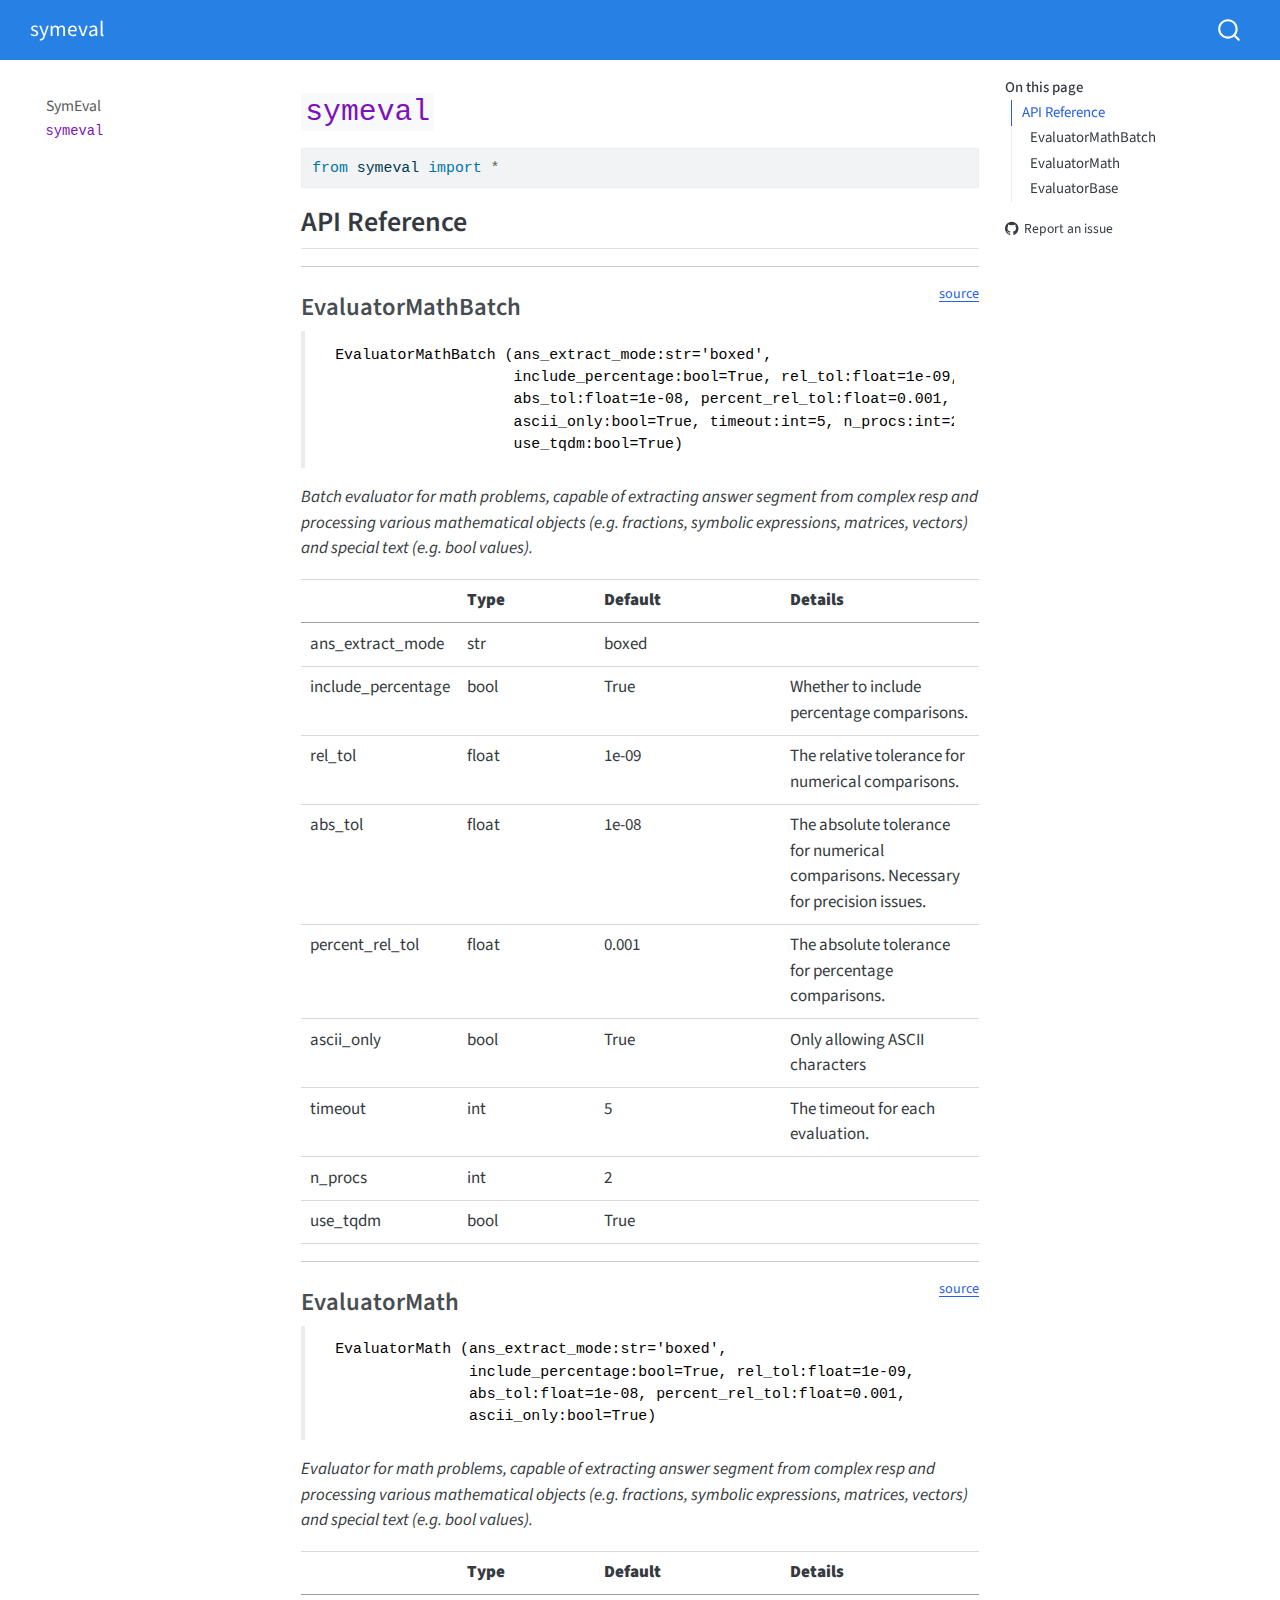
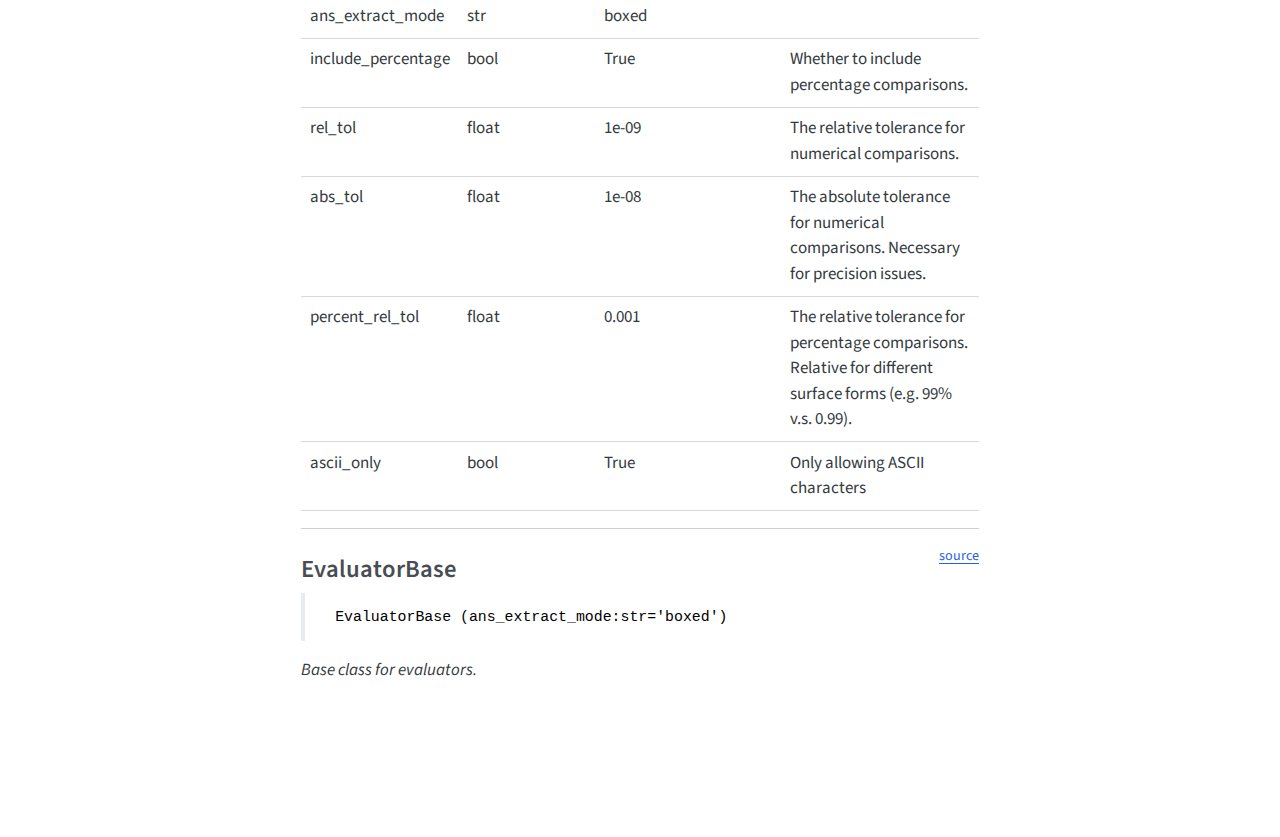
<file: core.html>
<!DOCTYPE html>
<html xmlns="http://www.w3.org/1999/xhtml" lang="en" xml:lang="en"><head>

<meta charset="utf-8">
<meta name="generator" content="quarto-1.6.39">

<meta name="viewport" content="width=device-width, initial-scale=1.0, user-scalable=yes">


<title>symeval – symeval</title>
<style>
code{white-space: pre-wrap;}
span.smallcaps{font-variant: small-caps;}
div.columns{display: flex; gap: min(4vw, 1.5em);}
div.column{flex: auto; overflow-x: auto;}
div.hanging-indent{margin-left: 1.5em; text-indent: -1.5em;}
ul.task-list{list-style: none;}
ul.task-list li input[type="checkbox"] {
  width: 0.8em;
  margin: 0 0.8em 0.2em -1em; /* quarto-specific, see https://github.com/quarto-dev/quarto-cli/issues/4556 */ 
  vertical-align: middle;
}
/* CSS for syntax highlighting */
pre > code.sourceCode { white-space: pre; position: relative; }
pre > code.sourceCode > span { line-height: 1.25; }
pre > code.sourceCode > span:empty { height: 1.2em; }
.sourceCode { overflow: visible; }
code.sourceCode > span { color: inherit; text-decoration: inherit; }
div.sourceCode { margin: 1em 0; }
pre.sourceCode { margin: 0; }
@media screen {
div.sourceCode { overflow: auto; }
}
@media print {
pre > code.sourceCode { white-space: pre-wrap; }
pre > code.sourceCode > span { display: inline-block; text-indent: -5em; padding-left: 5em; }
}
pre.numberSource code
  { counter-reset: source-line 0; }
pre.numberSource code > span
  { position: relative; left: -4em; counter-increment: source-line; }
pre.numberSource code > span > a:first-child::before
  { content: counter(source-line);
    position: relative; left: -1em; text-align: right; vertical-align: baseline;
    border: none; display: inline-block;
    -webkit-touch-callout: none; -webkit-user-select: none;
    -khtml-user-select: none; -moz-user-select: none;
    -ms-user-select: none; user-select: none;
    padding: 0 4px; width: 4em;
  }
pre.numberSource { margin-left: 3em;  padding-left: 4px; }
div.sourceCode
  {   }
@media screen {
pre > code.sourceCode > span > a:first-child::before { text-decoration: underline; }
}
</style>


<script src="site_libs/quarto-nav/quarto-nav.js"></script>
<script src="site_libs/quarto-nav/headroom.min.js"></script>
<script src="site_libs/clipboard/clipboard.min.js"></script>
<script src="site_libs/quarto-search/autocomplete.umd.js"></script>
<script src="site_libs/quarto-search/fuse.min.js"></script>
<script src="site_libs/quarto-search/quarto-search.js"></script>
<meta name="quarto:offset" content="./">
<script src="site_libs/quarto-html/quarto.js"></script>
<script src="site_libs/quarto-html/popper.min.js"></script>
<script src="site_libs/quarto-html/tippy.umd.min.js"></script>
<script src="site_libs/quarto-html/anchor.min.js"></script>
<link href="site_libs/quarto-html/tippy.css" rel="stylesheet">
<link href="site_libs/quarto-html/quarto-syntax-highlighting-e26003cea8cd680ca0c55a263523d882.css" rel="stylesheet" id="quarto-text-highlighting-styles">
<script src="site_libs/bootstrap/bootstrap.min.js"></script>
<link href="site_libs/bootstrap/bootstrap-icons.css" rel="stylesheet">
<link href="site_libs/bootstrap/bootstrap-7c6d40aa23c779922b80e0578a9e8972.min.css" rel="stylesheet" append-hash="true" id="quarto-bootstrap" data-mode="light">
<script id="quarto-search-options" type="application/json">{
  "location": "navbar",
  "copy-button": false,
  "collapse-after": 3,
  "panel-placement": "end",
  "type": "overlay",
  "limit": 50,
  "keyboard-shortcut": [
    "f",
    "/",
    "s"
  ],
  "show-item-context": false,
  "language": {
    "search-no-results-text": "No results",
    "search-matching-documents-text": "matching documents",
    "search-copy-link-title": "Copy link to search",
    "search-hide-matches-text": "Hide additional matches",
    "search-more-match-text": "more match in this document",
    "search-more-matches-text": "more matches in this document",
    "search-clear-button-title": "Clear",
    "search-text-placeholder": "",
    "search-detached-cancel-button-title": "Cancel",
    "search-submit-button-title": "Submit",
    "search-label": "Search"
  }
}</script>


<link rel="stylesheet" href="styles.css">
<meta property="og:title" content="symeval – symeval">
<meta property="og:description" content="nbdev template customed by Yuxuan Tong">
<meta property="og:site_name" content="symeval">
<meta name="twitter:title" content="symeval – symeval">
<meta name="twitter:description" content="nbdev template customed by Yuxuan Tong">
<meta name="twitter:card" content="summary">
</head>

<body class="nav-sidebar floating nav-fixed">

<div id="quarto-search-results"></div>
  <header id="quarto-header" class="headroom fixed-top">
    <nav class="navbar navbar-expand-lg " data-bs-theme="dark">
      <div class="navbar-container container-fluid">
      <div class="navbar-brand-container mx-auto">
    <a class="navbar-brand" href="./index.html">
    <span class="navbar-title">symeval</span>
    </a>
  </div>
        <div class="quarto-navbar-tools tools-end">
</div>
          <div id="quarto-search" class="" title="Search"></div>
      </div> <!-- /container-fluid -->
    </nav>
  <nav class="quarto-secondary-nav">
    <div class="container-fluid d-flex">
      <button type="button" class="quarto-btn-toggle btn" data-bs-toggle="collapse" role="button" data-bs-target=".quarto-sidebar-collapse-item" aria-controls="quarto-sidebar" aria-expanded="false" aria-label="Toggle sidebar navigation" onclick="if (window.quartoToggleHeadroom) { window.quartoToggleHeadroom(); }">
        <i class="bi bi-layout-text-sidebar-reverse"></i>
      </button>
        <nav class="quarto-page-breadcrumbs" aria-label="breadcrumb"><ol class="breadcrumb"><li class="breadcrumb-item"><a href="./core.html"><code>symeval</code></a></li></ol></nav>
        <a class="flex-grow-1" role="navigation" data-bs-toggle="collapse" data-bs-target=".quarto-sidebar-collapse-item" aria-controls="quarto-sidebar" aria-expanded="false" aria-label="Toggle sidebar navigation" onclick="if (window.quartoToggleHeadroom) { window.quartoToggleHeadroom(); }">      
        </a>
    </div>
  </nav>
</header>
<!-- content -->
<div id="quarto-content" class="quarto-container page-columns page-rows-contents page-layout-article page-navbar">
<!-- sidebar -->
  <nav id="quarto-sidebar" class="sidebar collapse collapse-horizontal quarto-sidebar-collapse-item sidebar-navigation floating overflow-auto">
    <div class="sidebar-menu-container"> 
    <ul class="list-unstyled mt-1">
        <li class="sidebar-item">
  <div class="sidebar-item-container"> 
  <a href="./index.html" class="sidebar-item-text sidebar-link">
 <span class="menu-text">SymEval</span></a>
  </div>
</li>
        <li class="sidebar-item">
  <div class="sidebar-item-container"> 
  <a href="./core.html" class="sidebar-item-text sidebar-link active">
 <span class="menu-text"><code>symeval</code></span></a>
  </div>
</li>
    </ul>
    </div>
</nav>
<div id="quarto-sidebar-glass" class="quarto-sidebar-collapse-item" data-bs-toggle="collapse" data-bs-target=".quarto-sidebar-collapse-item"></div>
<!-- margin-sidebar -->
    <div id="quarto-margin-sidebar" class="sidebar margin-sidebar">
        <nav id="TOC" role="doc-toc" class="toc-active">
    <h2 id="toc-title">On this page</h2>
   
  <ul>
  <li><a href="#api-reference" id="toc-api-reference" class="nav-link active" data-scroll-target="#api-reference">API Reference</a>
  <ul class="collapse">
  <li><a href="#evaluatormathbatch" id="toc-evaluatormathbatch" class="nav-link" data-scroll-target="#evaluatormathbatch">EvaluatorMathBatch</a></li>
  <li><a href="#evaluatormath" id="toc-evaluatormath" class="nav-link" data-scroll-target="#evaluatormath">EvaluatorMath</a></li>
  <li><a href="#evaluatorbase" id="toc-evaluatorbase" class="nav-link" data-scroll-target="#evaluatorbase">EvaluatorBase</a></li>
  </ul></li>
  </ul>
<div class="toc-actions"><ul><li><a href="https://github.com/tongyx361/symeval/issues/new" class="toc-action"><i class="bi bi-github"></i>Report an issue</a></li></ul></div></nav>
    </div>
<!-- main -->
<main class="content" id="quarto-document-content">

<header id="title-block-header" class="quarto-title-block default">
<div class="quarto-title">
<h1 class="title"><code>symeval</code></h1>
</div>



<div class="quarto-title-meta">

    
  
    
  </div>
  


</header>


<!-- WARNING: THIS FILE WAS AUTOGENERATED! DO NOT EDIT! -->
<div id="cell-3" class="cell">
<div class="sourceCode cell-code" id="cb1"><pre class="sourceCode python code-with-copy"><code class="sourceCode python"><span id="cb1-1"><a href="#cb1-1" aria-hidden="true" tabindex="-1"></a><span class="im">from</span> symeval <span class="im">import</span> <span class="op">*</span></span></code><button title="Copy to Clipboard" class="code-copy-button"><i class="bi"></i></button></pre></div>
</div>
<section id="api-reference" class="level2">
<h2 class="anchored" data-anchor-id="api-reference">API Reference</h2>
<hr>
<p><a href="https://github.com/tongyx361/symeval/blob/main/symeval/core.py#LNone" target="_blank" style="float:right; font-size:smaller">source</a></p>
<section id="evaluatormathbatch" class="level3">
<h3 class="anchored" data-anchor-id="evaluatormathbatch">EvaluatorMathBatch</h3>
<blockquote class="blockquote">
<pre><code> EvaluatorMathBatch (ans_extract_mode:str='boxed',
                     include_percentage:bool=True, rel_tol:float=1e-09,
                     abs_tol:float=1e-08, percent_rel_tol:float=0.001,
                     ascii_only:bool=True, timeout:int=5, n_procs:int=2,
                     use_tqdm:bool=True)</code></pre>
</blockquote>
<p><em>Batch evaluator for math problems, capable of extracting answer segment from complex resp and processing various mathematical objects (e.g.&nbsp;fractions, symbolic expressions, matrices, vectors) and special text (e.g.&nbsp;bool values).</em></p>
<table class="caption-top table">
<colgroup>
<col style="width: 6%">
<col style="width: 25%">
<col style="width: 34%">
<col style="width: 34%">
</colgroup>
<thead>
<tr class="header">
<th></th>
<th><strong>Type</strong></th>
<th><strong>Default</strong></th>
<th><strong>Details</strong></th>
</tr>
</thead>
<tbody>
<tr class="odd">
<td>ans_extract_mode</td>
<td>str</td>
<td>boxed</td>
<td></td>
</tr>
<tr class="even">
<td>include_percentage</td>
<td>bool</td>
<td>True</td>
<td>Whether to include percentage comparisons.</td>
</tr>
<tr class="odd">
<td>rel_tol</td>
<td>float</td>
<td>1e-09</td>
<td>The relative tolerance for numerical comparisons.</td>
</tr>
<tr class="even">
<td>abs_tol</td>
<td>float</td>
<td>1e-08</td>
<td>The absolute tolerance for numerical comparisons. Necessary for precision issues.</td>
</tr>
<tr class="odd">
<td>percent_rel_tol</td>
<td>float</td>
<td>0.001</td>
<td>The absolute tolerance for percentage comparisons.</td>
</tr>
<tr class="even">
<td>ascii_only</td>
<td>bool</td>
<td>True</td>
<td>Only allowing ASCII characters</td>
</tr>
<tr class="odd">
<td>timeout</td>
<td>int</td>
<td>5</td>
<td>The timeout for each evaluation.</td>
</tr>
<tr class="even">
<td>n_procs</td>
<td>int</td>
<td>2</td>
<td></td>
</tr>
<tr class="odd">
<td>use_tqdm</td>
<td>bool</td>
<td>True</td>
<td></td>
</tr>
</tbody>
</table>
<hr>
<p><a href="https://github.com/tongyx361/symeval/blob/main/symeval/core.py#LNone" target="_blank" style="float:right; font-size:smaller">source</a></p>
</section>
<section id="evaluatormath" class="level3">
<h3 class="anchored" data-anchor-id="evaluatormath">EvaluatorMath</h3>
<blockquote class="blockquote">
<pre><code> EvaluatorMath (ans_extract_mode:str='boxed',
                include_percentage:bool=True, rel_tol:float=1e-09,
                abs_tol:float=1e-08, percent_rel_tol:float=0.001,
                ascii_only:bool=True)</code></pre>
</blockquote>
<p><em>Evaluator for math problems, capable of extracting answer segment from complex resp and processing various mathematical objects (e.g.&nbsp;fractions, symbolic expressions, matrices, vectors) and special text (e.g.&nbsp;bool values).</em></p>
<table class="caption-top table">
<colgroup>
<col style="width: 6%">
<col style="width: 25%">
<col style="width: 34%">
<col style="width: 34%">
</colgroup>
<thead>
<tr class="header">
<th></th>
<th><strong>Type</strong></th>
<th><strong>Default</strong></th>
<th><strong>Details</strong></th>
</tr>
</thead>
<tbody>
<tr class="odd">
<td>ans_extract_mode</td>
<td>str</td>
<td>boxed</td>
<td></td>
</tr>
<tr class="even">
<td>include_percentage</td>
<td>bool</td>
<td>True</td>
<td>Whether to include percentage comparisons.</td>
</tr>
<tr class="odd">
<td>rel_tol</td>
<td>float</td>
<td>1e-09</td>
<td>The relative tolerance for numerical comparisons.</td>
</tr>
<tr class="even">
<td>abs_tol</td>
<td>float</td>
<td>1e-08</td>
<td>The absolute tolerance for numerical comparisons. Necessary for precision issues.</td>
</tr>
<tr class="odd">
<td>percent_rel_tol</td>
<td>float</td>
<td>0.001</td>
<td>The relative tolerance for percentage comparisons. Relative for different surface forms (e.g.&nbsp;99% v.s. 0.99).</td>
</tr>
<tr class="even">
<td>ascii_only</td>
<td>bool</td>
<td>True</td>
<td>Only allowing ASCII characters</td>
</tr>
</tbody>
</table>
<hr>
<p><a href="https://github.com/tongyx361/symeval/blob/main/symeval/core.py#LNone" target="_blank" style="float:right; font-size:smaller">source</a></p>
</section>
<section id="evaluatorbase" class="level3">
<h3 class="anchored" data-anchor-id="evaluatorbase">EvaluatorBase</h3>
<blockquote class="blockquote">
<pre><code> EvaluatorBase (ans_extract_mode:str='boxed')</code></pre>
</blockquote>
<p><em>Base class for evaluators.</em></p>


</section>
</section>

</main> <!-- /main -->
<script id="quarto-html-after-body" type="application/javascript">
window.document.addEventListener("DOMContentLoaded", function (event) {
  const toggleBodyColorMode = (bsSheetEl) => {
    const mode = bsSheetEl.getAttribute("data-mode");
    const bodyEl = window.document.querySelector("body");
    if (mode === "dark") {
      bodyEl.classList.add("quarto-dark");
      bodyEl.classList.remove("quarto-light");
    } else {
      bodyEl.classList.add("quarto-light");
      bodyEl.classList.remove("quarto-dark");
    }
  }
  const toggleBodyColorPrimary = () => {
    const bsSheetEl = window.document.querySelector("link#quarto-bootstrap");
    if (bsSheetEl) {
      toggleBodyColorMode(bsSheetEl);
    }
  }
  toggleBodyColorPrimary();  
  const icon = "";
  const anchorJS = new window.AnchorJS();
  anchorJS.options = {
    placement: 'right',
    icon: icon
  };
  anchorJS.add('.anchored');
  const isCodeAnnotation = (el) => {
    for (const clz of el.classList) {
      if (clz.startsWith('code-annotation-')) {                     
        return true;
      }
    }
    return false;
  }
  const onCopySuccess = function(e) {
    // button target
    const button = e.trigger;
    // don't keep focus
    button.blur();
    // flash "checked"
    button.classList.add('code-copy-button-checked');
    var currentTitle = button.getAttribute("title");
    button.setAttribute("title", "Copied!");
    let tooltip;
    if (window.bootstrap) {
      button.setAttribute("data-bs-toggle", "tooltip");
      button.setAttribute("data-bs-placement", "left");
      button.setAttribute("data-bs-title", "Copied!");
      tooltip = new bootstrap.Tooltip(button, 
        { trigger: "manual", 
          customClass: "code-copy-button-tooltip",
          offset: [0, -8]});
      tooltip.show();    
    }
    setTimeout(function() {
      if (tooltip) {
        tooltip.hide();
        button.removeAttribute("data-bs-title");
        button.removeAttribute("data-bs-toggle");
        button.removeAttribute("data-bs-placement");
      }
      button.setAttribute("title", currentTitle);
      button.classList.remove('code-copy-button-checked');
    }, 1000);
    // clear code selection
    e.clearSelection();
  }
  const getTextToCopy = function(trigger) {
      const codeEl = trigger.previousElementSibling.cloneNode(true);
      for (const childEl of codeEl.children) {
        if (isCodeAnnotation(childEl)) {
          childEl.remove();
        }
      }
      return codeEl.innerText;
  }
  const clipboard = new window.ClipboardJS('.code-copy-button:not([data-in-quarto-modal])', {
    text: getTextToCopy
  });
  clipboard.on('success', onCopySuccess);
  if (window.document.getElementById('quarto-embedded-source-code-modal')) {
    const clipboardModal = new window.ClipboardJS('.code-copy-button[data-in-quarto-modal]', {
      text: getTextToCopy,
      container: window.document.getElementById('quarto-embedded-source-code-modal')
    });
    clipboardModal.on('success', onCopySuccess);
  }
    var localhostRegex = new RegExp(/^(?:http|https):\/\/localhost\:?[0-9]*\//);
    var mailtoRegex = new RegExp(/^mailto:/);
      var filterRegex = new RegExp("https:\/\/tongyx361\.github\.io\/symeval");
    var isInternal = (href) => {
        return filterRegex.test(href) || localhostRegex.test(href) || mailtoRegex.test(href);
    }
    // Inspect non-navigation links and adorn them if external
 	var links = window.document.querySelectorAll('a[href]:not(.nav-link):not(.navbar-brand):not(.toc-action):not(.sidebar-link):not(.sidebar-item-toggle):not(.pagination-link):not(.no-external):not([aria-hidden]):not(.dropdown-item):not(.quarto-navigation-tool):not(.about-link)');
    for (var i=0; i<links.length; i++) {
      const link = links[i];
      if (!isInternal(link.href)) {
        // undo the damage that might have been done by quarto-nav.js in the case of
        // links that we want to consider external
        if (link.dataset.originalHref !== undefined) {
          link.href = link.dataset.originalHref;
        }
      }
    }
  function tippyHover(el, contentFn, onTriggerFn, onUntriggerFn) {
    const config = {
      allowHTML: true,
      maxWidth: 500,
      delay: 100,
      arrow: false,
      appendTo: function(el) {
          return el.parentElement;
      },
      interactive: true,
      interactiveBorder: 10,
      theme: 'quarto',
      placement: 'bottom-start',
    };
    if (contentFn) {
      config.content = contentFn;
    }
    if (onTriggerFn) {
      config.onTrigger = onTriggerFn;
    }
    if (onUntriggerFn) {
      config.onUntrigger = onUntriggerFn;
    }
    window.tippy(el, config); 
  }
  const noterefs = window.document.querySelectorAll('a[role="doc-noteref"]');
  for (var i=0; i<noterefs.length; i++) {
    const ref = noterefs[i];
    tippyHover(ref, function() {
      // use id or data attribute instead here
      let href = ref.getAttribute('data-footnote-href') || ref.getAttribute('href');
      try { href = new URL(href).hash; } catch {}
      const id = href.replace(/^#\/?/, "");
      const note = window.document.getElementById(id);
      if (note) {
        return note.innerHTML;
      } else {
        return "";
      }
    });
  }
  const xrefs = window.document.querySelectorAll('a.quarto-xref');
  const processXRef = (id, note) => {
    // Strip column container classes
    const stripColumnClz = (el) => {
      el.classList.remove("page-full", "page-columns");
      if (el.children) {
        for (const child of el.children) {
          stripColumnClz(child);
        }
      }
    }
    stripColumnClz(note)
    if (id === null || id.startsWith('sec-')) {
      // Special case sections, only their first couple elements
      const container = document.createElement("div");
      if (note.children && note.children.length > 2) {
        container.appendChild(note.children[0].cloneNode(true));
        for (let i = 1; i < note.children.length; i++) {
          const child = note.children[i];
          if (child.tagName === "P" && child.innerText === "") {
            continue;
          } else {
            container.appendChild(child.cloneNode(true));
            break;
          }
        }
        if (window.Quarto?.typesetMath) {
          window.Quarto.typesetMath(container);
        }
        return container.innerHTML
      } else {
        if (window.Quarto?.typesetMath) {
          window.Quarto.typesetMath(note);
        }
        return note.innerHTML;
      }
    } else {
      // Remove any anchor links if they are present
      const anchorLink = note.querySelector('a.anchorjs-link');
      if (anchorLink) {
        anchorLink.remove();
      }
      if (window.Quarto?.typesetMath) {
        window.Quarto.typesetMath(note);
      }
      if (note.classList.contains("callout")) {
        return note.outerHTML;
      } else {
        return note.innerHTML;
      }
    }
  }
  for (var i=0; i<xrefs.length; i++) {
    const xref = xrefs[i];
    tippyHover(xref, undefined, function(instance) {
      instance.disable();
      let url = xref.getAttribute('href');
      let hash = undefined; 
      if (url.startsWith('#')) {
        hash = url;
      } else {
        try { hash = new URL(url).hash; } catch {}
      }
      if (hash) {
        const id = hash.replace(/^#\/?/, "");
        const note = window.document.getElementById(id);
        if (note !== null) {
          try {
            const html = processXRef(id, note.cloneNode(true));
            instance.setContent(html);
          } finally {
            instance.enable();
            instance.show();
          }
        } else {
          // See if we can fetch this
          fetch(url.split('#')[0])
          .then(res => res.text())
          .then(html => {
            const parser = new DOMParser();
            const htmlDoc = parser.parseFromString(html, "text/html");
            const note = htmlDoc.getElementById(id);
            if (note !== null) {
              const html = processXRef(id, note);
              instance.setContent(html);
            } 
          }).finally(() => {
            instance.enable();
            instance.show();
          });
        }
      } else {
        // See if we can fetch a full url (with no hash to target)
        // This is a special case and we should probably do some content thinning / targeting
        fetch(url)
        .then(res => res.text())
        .then(html => {
          const parser = new DOMParser();
          const htmlDoc = parser.parseFromString(html, "text/html");
          const note = htmlDoc.querySelector('main.content');
          if (note !== null) {
            // This should only happen for chapter cross references
            // (since there is no id in the URL)
            // remove the first header
            if (note.children.length > 0 && note.children[0].tagName === "HEADER") {
              note.children[0].remove();
            }
            const html = processXRef(null, note);
            instance.setContent(html);
          } 
        }).finally(() => {
          instance.enable();
          instance.show();
        });
      }
    }, function(instance) {
    });
  }
      let selectedAnnoteEl;
      const selectorForAnnotation = ( cell, annotation) => {
        let cellAttr = 'data-code-cell="' + cell + '"';
        let lineAttr = 'data-code-annotation="' +  annotation + '"';
        const selector = 'span[' + cellAttr + '][' + lineAttr + ']';
        return selector;
      }
      const selectCodeLines = (annoteEl) => {
        const doc = window.document;
        const targetCell = annoteEl.getAttribute("data-target-cell");
        const targetAnnotation = annoteEl.getAttribute("data-target-annotation");
        const annoteSpan = window.document.querySelector(selectorForAnnotation(targetCell, targetAnnotation));
        const lines = annoteSpan.getAttribute("data-code-lines").split(",");
        const lineIds = lines.map((line) => {
          return targetCell + "-" + line;
        })
        let top = null;
        let height = null;
        let parent = null;
        if (lineIds.length > 0) {
            //compute the position of the single el (top and bottom and make a div)
            const el = window.document.getElementById(lineIds[0]);
            top = el.offsetTop;
            height = el.offsetHeight;
            parent = el.parentElement.parentElement;
          if (lineIds.length > 1) {
            const lastEl = window.document.getElementById(lineIds[lineIds.length - 1]);
            const bottom = lastEl.offsetTop + lastEl.offsetHeight;
            height = bottom - top;
          }
          if (top !== null && height !== null && parent !== null) {
            // cook up a div (if necessary) and position it 
            let div = window.document.getElementById("code-annotation-line-highlight");
            if (div === null) {
              div = window.document.createElement("div");
              div.setAttribute("id", "code-annotation-line-highlight");
              div.style.position = 'absolute';
              parent.appendChild(div);
            }
            div.style.top = top - 2 + "px";
            div.style.height = height + 4 + "px";
            div.style.left = 0;
            let gutterDiv = window.document.getElementById("code-annotation-line-highlight-gutter");
            if (gutterDiv === null) {
              gutterDiv = window.document.createElement("div");
              gutterDiv.setAttribute("id", "code-annotation-line-highlight-gutter");
              gutterDiv.style.position = 'absolute';
              const codeCell = window.document.getElementById(targetCell);
              const gutter = codeCell.querySelector('.code-annotation-gutter');
              gutter.appendChild(gutterDiv);
            }
            gutterDiv.style.top = top - 2 + "px";
            gutterDiv.style.height = height + 4 + "px";
          }
          selectedAnnoteEl = annoteEl;
        }
      };
      const unselectCodeLines = () => {
        const elementsIds = ["code-annotation-line-highlight", "code-annotation-line-highlight-gutter"];
        elementsIds.forEach((elId) => {
          const div = window.document.getElementById(elId);
          if (div) {
            div.remove();
          }
        });
        selectedAnnoteEl = undefined;
      };
        // Handle positioning of the toggle
    window.addEventListener(
      "resize",
      throttle(() => {
        elRect = undefined;
        if (selectedAnnoteEl) {
          selectCodeLines(selectedAnnoteEl);
        }
      }, 10)
    );
    function throttle(fn, ms) {
    let throttle = false;
    let timer;
      return (...args) => {
        if(!throttle) { // first call gets through
            fn.apply(this, args);
            throttle = true;
        } else { // all the others get throttled
            if(timer) clearTimeout(timer); // cancel #2
            timer = setTimeout(() => {
              fn.apply(this, args);
              timer = throttle = false;
            }, ms);
        }
      };
    }
      // Attach click handler to the DT
      const annoteDls = window.document.querySelectorAll('dt[data-target-cell]');
      for (const annoteDlNode of annoteDls) {
        annoteDlNode.addEventListener('click', (event) => {
          const clickedEl = event.target;
          if (clickedEl !== selectedAnnoteEl) {
            unselectCodeLines();
            const activeEl = window.document.querySelector('dt[data-target-cell].code-annotation-active');
            if (activeEl) {
              activeEl.classList.remove('code-annotation-active');
            }
            selectCodeLines(clickedEl);
            clickedEl.classList.add('code-annotation-active');
          } else {
            // Unselect the line
            unselectCodeLines();
            clickedEl.classList.remove('code-annotation-active');
          }
        });
      }
  const findCites = (el) => {
    const parentEl = el.parentElement;
    if (parentEl) {
      const cites = parentEl.dataset.cites;
      if (cites) {
        return {
          el,
          cites: cites.split(' ')
        };
      } else {
        return findCites(el.parentElement)
      }
    } else {
      return undefined;
    }
  };
  var bibliorefs = window.document.querySelectorAll('a[role="doc-biblioref"]');
  for (var i=0; i<bibliorefs.length; i++) {
    const ref = bibliorefs[i];
    const citeInfo = findCites(ref);
    if (citeInfo) {
      tippyHover(citeInfo.el, function() {
        var popup = window.document.createElement('div');
        citeInfo.cites.forEach(function(cite) {
          var citeDiv = window.document.createElement('div');
          citeDiv.classList.add('hanging-indent');
          citeDiv.classList.add('csl-entry');
          var biblioDiv = window.document.getElementById('ref-' + cite);
          if (biblioDiv) {
            citeDiv.innerHTML = biblioDiv.innerHTML;
          }
          popup.appendChild(citeDiv);
        });
        return popup.innerHTML;
      });
    }
  }
});
</script>
</div> <!-- /content -->




<footer class="footer"><div class="nav-footer"><div class="nav-footer-center"><div class="toc-actions d-sm-block d-md-none"><ul><li><a href="https://github.com/tongyx361/symeval/issues/new" class="toc-action"><i class="bi bi-github"></i>Report an issue</a></li></ul></div></div></div></footer></body></html>
</file>
<file: site_libs/quarto-html/tippy.css>
.tippy-box[data-animation=fade][data-state=hidden]{opacity:0}[data-tippy-root]{max-width:calc(100vw - 10px)}.tippy-box{position:relative;background-color:#333;color:#fff;border-radius:4px;font-size:14px;line-height:1.4;white-space:normal;outline:0;transition-property:transform,visibility,opacity}.tippy-box[data-placement^=top]>.tippy-arrow{bottom:0}.tippy-box[data-placement^=top]>.tippy-arrow:before{bottom:-7px;left:0;border-width:8px 8px 0;border-top-color:initial;transform-origin:center top}.tippy-box[data-placement^=bottom]>.tippy-arrow{top:0}.tippy-box[data-placement^=bottom]>.tippy-arrow:before{top:-7px;left:0;border-width:0 8px 8px;border-bottom-color:initial;transform-origin:center bottom}.tippy-box[data-placement^=left]>.tippy-arrow{right:0}.tippy-box[data-placement^=left]>.tippy-arrow:before{border-width:8px 0 8px 8px;border-left-color:initial;right:-7px;transform-origin:center left}.tippy-box[data-placement^=right]>.tippy-arrow{left:0}.tippy-box[data-placement^=right]>.tippy-arrow:before{left:-7px;border-width:8px 8px 8px 0;border-right-color:initial;transform-origin:center right}.tippy-box[data-inertia][data-state=visible]{transition-timing-function:cubic-bezier(.54,1.5,.38,1.11)}.tippy-arrow{width:16px;height:16px;color:#333}.tippy-arrow:before{content:"";position:absolute;border-color:transparent;border-style:solid}.tippy-content{position:relative;padding:5px 9px;z-index:1}
</file>
<file: site_libs/quarto-html/quarto-syntax-highlighting-e26003cea8cd680ca0c55a263523d882.css>
/* quarto syntax highlight colors */
:root {
  --quarto-hl-ot-color: #003B4F;
  --quarto-hl-at-color: #657422;
  --quarto-hl-ss-color: #20794D;
  --quarto-hl-an-color: #5E5E5E;
  --quarto-hl-fu-color: #4758AB;
  --quarto-hl-st-color: #20794D;
  --quarto-hl-cf-color: #003B4F;
  --quarto-hl-op-color: #5E5E5E;
  --quarto-hl-er-color: #AD0000;
  --quarto-hl-bn-color: #AD0000;
  --quarto-hl-al-color: #AD0000;
  --quarto-hl-va-color: #111111;
  --quarto-hl-bu-color: inherit;
  --quarto-hl-ex-color: inherit;
  --quarto-hl-pp-color: #AD0000;
  --quarto-hl-in-color: #5E5E5E;
  --quarto-hl-vs-color: #20794D;
  --quarto-hl-wa-color: #5E5E5E;
  --quarto-hl-do-color: #5E5E5E;
  --quarto-hl-im-color: #00769E;
  --quarto-hl-ch-color: #20794D;
  --quarto-hl-dt-color: #AD0000;
  --quarto-hl-fl-color: #AD0000;
  --quarto-hl-co-color: #5E5E5E;
  --quarto-hl-cv-color: #5E5E5E;
  --quarto-hl-cn-color: #8f5902;
  --quarto-hl-sc-color: #5E5E5E;
  --quarto-hl-dv-color: #AD0000;
  --quarto-hl-kw-color: #003B4F;
}

/* other quarto variables */
:root {
  --quarto-font-monospace: SFMono-Regular, Menlo, Monaco, Consolas, "Liberation Mono", "Courier New", monospace;
}

pre > code.sourceCode > span {
  color: #003B4F;
}

code span {
  color: #003B4F;
}

code.sourceCode > span {
  color: #003B4F;
}

div.sourceCode,
div.sourceCode pre.sourceCode {
  color: #003B4F;
}

code span.ot {
  color: #003B4F;
  font-style: inherit;
}

code span.at {
  color: #657422;
  font-style: inherit;
}

code span.ss {
  color: #20794D;
  font-style: inherit;
}

code span.an {
  color: #5E5E5E;
  font-style: inherit;
}

code span.fu {
  color: #4758AB;
  font-style: inherit;
}

code span.st {
  color: #20794D;
  font-style: inherit;
}

code span.cf {
  color: #003B4F;
  font-weight: bold;
  font-style: inherit;
}

code span.op {
  color: #5E5E5E;
  font-style: inherit;
}

code span.er {
  color: #AD0000;
  font-style: inherit;
}

code span.bn {
  color: #AD0000;
  font-style: inherit;
}

code span.al {
  color: #AD0000;
  font-style: inherit;
}

code span.va {
  color: #111111;
  font-style: inherit;
}

code span.bu {
  font-style: inherit;
}

code span.ex {
  font-style: inherit;
}

code span.pp {
  color: #AD0000;
  font-style: inherit;
}

code span.in {
  color: #5E5E5E;
  font-style: inherit;
}

code span.vs {
  color: #20794D;
  font-style: inherit;
}

code span.wa {
  color: #5E5E5E;
  font-style: italic;
}

code span.do {
  color: #5E5E5E;
  font-style: italic;
}

code span.im {
  color: #00769E;
  font-style: inherit;
}

code span.ch {
  color: #20794D;
  font-style: inherit;
}

code span.dt {
  color: #AD0000;
  font-style: inherit;
}

code span.fl {
  color: #AD0000;
  font-style: inherit;
}

code span.co {
  color: #5E5E5E;
  font-style: inherit;
}

code span.cv {
  color: #5E5E5E;
  font-style: italic;
}

code span.cn {
  color: #8f5902;
  font-style: inherit;
}

code span.sc {
  color: #5E5E5E;
  font-style: inherit;
}

code span.dv {
  color: #AD0000;
  font-style: inherit;
}

code span.kw {
  color: #003B4F;
  font-weight: bold;
  font-style: inherit;
}

.prevent-inlining {
  content: "</";
}

/*# sourceMappingURL=e90e9ab646ea9b1aaa61e089606e0f97.css.map */
</file>
<file: styles.css>
.cell {
  margin-bottom: 1rem;
}

.cell > .sourceCode {
  margin-bottom: 0;
}

.cell-output > pre {
  margin-bottom: 0;
}

.cell-output > pre, .cell-output > .sourceCode > pre, .cell-output-stdout > pre {
  margin-left: 0.8rem;
  margin-top: 0;
  background: none;
  border-left: 2px solid lightsalmon;
  border-top-left-radius: 0;
  border-top-right-radius: 0;
}

.cell-output > .sourceCode {
  border: none;
}

.cell-output > .sourceCode {
  background: none;
  margin-top: 0;
}

div.description {
  padding-left: 2px;
  padding-top: 5px;
  font-style: italic;
  font-size: 135%;
  opacity: 70%;
}
</file>
